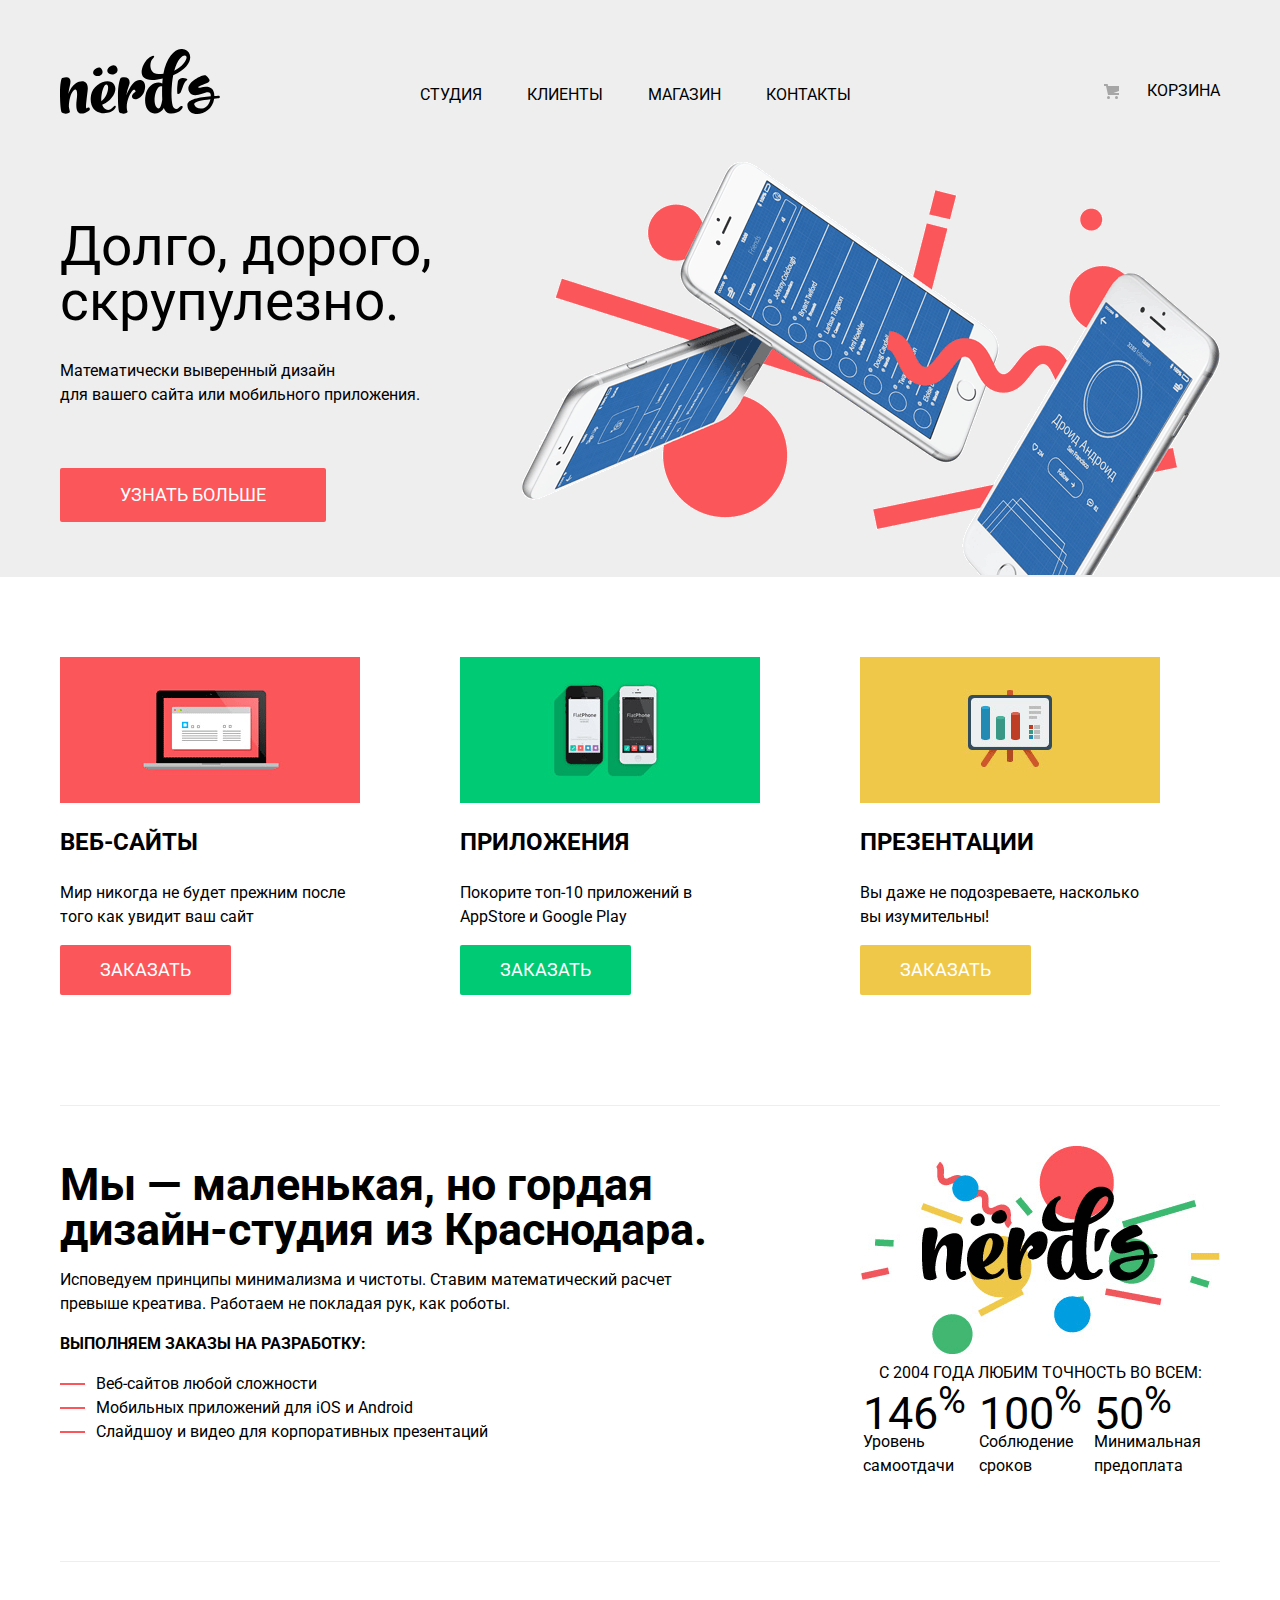
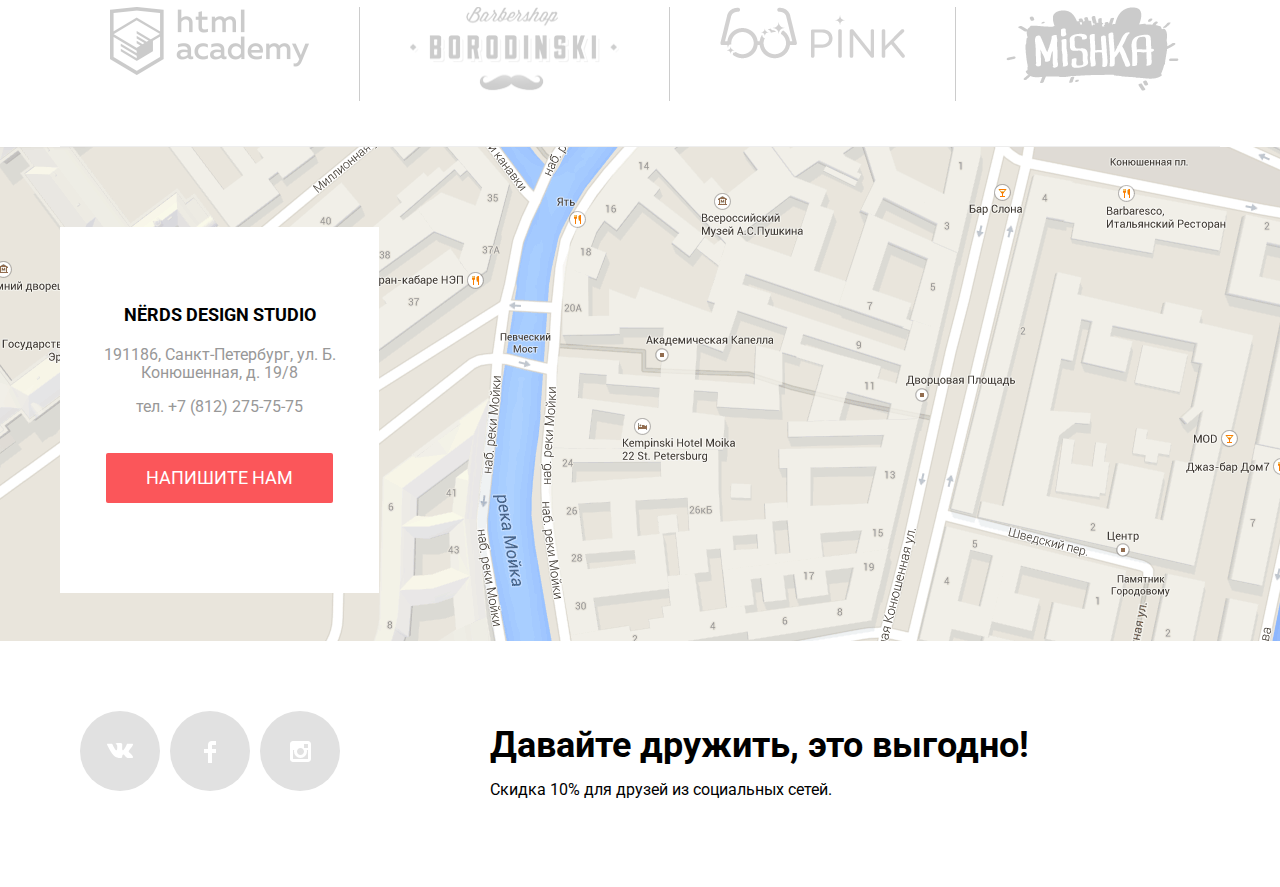
<file: index.html>
<!DOCTYPE html>
<html lang="ru">
<head>
    <meta charset="UTF-8">
    <title>HTML Academy: Нёрдс</title>
    <link href="https://fonts.googleapis.com/css?family=Roboto:400,500&amp;subset=cyrillic" rel="stylesheet">
    <link href="css/style.css" rel="stylesheet">
</head>
<body>
<!--Шапка сайта-->
<header class="main-header">
    <nav class="main-navigation container">
    <a class="main-logo">
      <img src="img/nerds-logo.svg" width="160" height="65" alt="Нердс">
    </a>
  <ul class="navigation-list">
    <li><a href="#">Студия</a></li>
    <li><a href="#">Клиенты</a></li>
    <li><a href="catalog.html">Магазин</a></li>
    <li><a href="#">Контакты</a></li>
  </ul>
  <a href="#" class="cart-link">
    <svg xmlns="http://www.w3.org/2000/svg" width="15" height="15" viewBox="0 0 15 15"><circle fill="#a6a6a6" cx="4.5" cy="13.5" r="1.5"/><circle fill="#a6a6a6" cx="12.5" cy="13.5" r="1.5"/><path fill="#a6a6a6" d="M15 2H4.07l-.422-2H0v2h2.031l1.985 9H15V9H9.441L15 6.951z"/></svg>
    Корзина
  </a>
</nav>
</header>
  <main>
    <h1 class="visually-hidden">Дизайн-студия Нердс</h1>

      <!--Слайдер-->
        <section class="slider">
            <div class="container">
              <!--
              <div class="">
                <label for="btn-1"></label>
                <label for="btn-2"></label>
                <label for="btn-3"></label>
              </div>
              <-->
          <h2 class="visually-hidden">Преимущества</h2>
          <ul  class="slider-items">
            <li class="slider-item slider-item-1">
              <p class="slider-title">Долго, дорого,
              <br>
              скрупулезно.
              </p>
              <p class="slider-caption">Математически выверенный дизайн
                <br>
                для вашего сайта или мобильного приложения.
              </p>
              <a href="#" class="button">Узнать больше</a>
            </li>
<!--
            <li class="slider-item slider-item-2">
                <p class="slider-title">
                  Любим математику как никто другой
                </p>
              <p class="slider-caption">Никакого креатива, только математические формулы
                для расчета идеальных пропорций.
              </p>
              <a href="#" class="button">Узнать больше</a>
            </li>
            <li class="slider-item slider-item-3">
                <p class="slider-title">Только ночь,
                   <br>
                  только хардкор
                </p>
              <p class="slider-caption">
                Работать днем, как все? Мы против этого.
                Ближе к полуночи работа только начинается.
              </p>
              <a href="#" class="button">Узнать больше</a>
            </li>
-->
          </ul>
    </div>
</section>
      <!--Верстка контейнера-->
    <div class="container">
        <section class="services">
          <h2 class="visually-hidden">Список услуг</h2>
          <ul class="services-list">
            <li class="services-item">
              <section class="proposal">
                <h3>Веб-сайты</h3>
                <p>Мир никогда не будет прежним после того как увидит ваш сайт</p>
                <a href="#" class="button">Заказать</a>
              </section>
            </li>
            <li class="services-item">
              <section class="proposal-2">
                <h3>Приложения</h3>
                <p>Покорите топ-10 приложений в AppStore и Google Play</p>
                <a href="#" class="button button-green">Заказать</a>
              </section>
            </li>
            <li class="services-item">
              <section class="proposal-3">
                <h3>Презентации</h3>
                <p>Вы даже не подозреваете,
                насколько вы изумительны!</p>
                <a href="#" class="button button-yellow">Заказать</a>
              </section>
            </li>
          </ul>
        </section>
    </div>
        <!--Верстка второго контейнера-->
    <div class="container">
      <section class="description">
        <div class="slogan">
         <p>
           <b class="studio">Мы — маленькая, но гордая
            дизайн-студия из Краснодара.</b>
          </p>
          <p>
            Исповедуем принципы минимализма и чистоты. Ставим математический расчет
            превыше креатива. Работаем не покладая рук, как роботы.
          </p>
          <p>
            <b class="orders">Выполняем заказы на разработку:</b>
          </p>
          <ul class="styled-marker-list">
            <li>Веб-сайтов любой сложности</li>
            <li>Мобильных приложений для iOS и Android</li>
            <li>Слайдшоу и видео для корпоративных презентаций</li>
          </ul>
          </div>
          <div class="advantages">
          <img src="img/nerds.png" width="360" height="208" alt="Логотип Нердс">
          <table class="statistics">
            <caption class="orders">с 2004 года Любим точность во всем:</caption>
            <tr>
              <td class="interest">146<sup>%</sup></td>
              <td class="interest">100<sup>%</sup></td>
              <td class="interest">50<sup>%</sup></td>
            </tr>
            <tr>
              <td>Уровень
              самоотдачи</td>
              <td>Соблюдение
              сроков</td>
              <td>Минимальная
              предоплата</td>
            </tr>
          </table>
        </div>
      </section>
    </div>
<!--Верстка третьего контейнера-->
  <div class="container">
    <section class="clients">
      <h2 class="visually-hidden">Наши клиенты</h2>
      <ul class="clients-list">
        <li class="clients-item">
          <a href="#">
            <img src="img/academy.png" width="199" height="68" alt="Академия">
          </a>
        </li>
        <li class="clients-item">
          <a href="#">
            <img src="img/borodinski.png" width="209" height="87" alt="Бородинский">
          </a>
        </li>
        <li class="clients-item">
          <a href="#">
            <img src="img/pink.png" width="185" height="52" alt="Пинк">
          </a>
        </li>
        <li class="clients-item">
          <a href="#">
          <img src="img/mishka.png" width="173" height="84" alt="Мишка">
          </a>
        </li>
      </ul>
    </section>
  </div>
  </main>

  <footer class="main-footer">
    <section class="map">
    <div class="container">
      <div class="footer-contacts">
        <div class="contact-information">
          <p>
            <b class="block-contact">NЁRDS DESIGN STUDIO</b>
          </p>
          <p class="address-contact">191186, Санкт-Петербург,
            ул. Б. Конюшенная, д. 19/8
          </p>
          <p class="address-contact">тел. +7 (812) 275-75-75</p>
        </div>
          <a href="#" class="button">Напишите нам</a>
      </div>
    </div>
    </section>
      <div class="container">
        <div class="footer">
          <ul class="footer-social">
            <li>
              <a href="social-button">
                <span class="visually-hidden">Вконтакте</span>
                <svg xmlns="http://www.w3.org/2000/svg" width="26" height="15"><path fill="#FFF" d="M16.138 11.51c.956-.309 2.18 2.04 3.483 2.939.978.681 1.727.534 1.727.534l3.473-.05s1.815-.112.957-1.554c-.071-.12-.503-1.069-2.585-3.022-2.177-2.043-1.882-1.712.739-5.244 1.597-2.153 2.236-3.468 2.036-4.028-.192-.539-1.365-.399-1.365-.399L20.69.713c-.381.001-.704.119-.851.515-.003.004-.621 1.666-1.445 3.079-1.741 2.989-2.436 3.148-2.724 2.961-.661-.433-.494-1.737-.494-2.664 0-2.897.432-4.105-.846-4.417-.427-.104-.739-.172-1.828-.182-1.392-.021-2.574 0-3.244.329-.445.223-.786.712-.579.74.26.035.843.16 1.155.586.401.552.389 1.789.389 1.789s.229 3.411-.54 3.834c-.528.29-1.25-.302-2.803-3.016-.793-1.388-1.392-2.922-1.392-2.922s-.116-.285-.326-.441c-.25-.185-.6-.244-.6-.244L.848.684S.29.7.085.946c-.182.218-.015.668-.015.668s2.909 6.881 6.203 10.347c3.02 3.182 6.452 2.971 6.452 2.971h1.555s.469-.054.709-.312c.224-.24.214-.691.214-.691s-.031-2.109.935-2.419z"/></svg>
              </a>
            </li>
            <li>
              <a href="social-button">
                <span class="visually-hidden">Фейсбук</span>
                <svg xmlns="http://www.w3.org/2000/svg" width="12" height="22"><path fill="#FFF" d="M12 4V0H8a4 4 0 0 0-4 4v4H0v4h4v10h4V12h4V8H8V4h4z"/></svg>
              </a>
            </li>
            <li>
              <a href="social-button">
                <span class="visually-hidden">Инстаграмм</span>
                <svg xmlns="http://www.w3.org/2000/svg" width="21" height="21"><path fill="#FFF" d="M18 0H3C1.35 0 0 1.35 0 3v15c0 1.65 1.35 3 3 3h15c1.65 0 3-1.35 3-3V3c0-1.65-1.35-3-3-3zm-7.5 7c1.93 0 3.5 1.57 3.5 3.5S12.43 14 10.5 14 7 12.43 7 10.5 8.57 7 10.5 7zM18 18H3V9h1.181A6.504 6.504 0 0 0 4 10.5a6.5 6.5 0 1 0 13 0 6.45 6.45 0 0 0-.181-1.5H18v9zm0-11h-4V3h4v4z"/></svg>
              </a>
            </li>
          </ul>
          <div class="discount">
            <p>
              <b class="cooperation">Давайте дружить, это выгодно!</b>
            </p>
            <p class="discount">
              Скидка 10% для друзей из социальных сетей.
            </p>
        </div>
        </div>
      </div>
    </footer>
  </body>
</html>
<!--Модальное окно
<form class="modal-window">
     <div class="requisite">
     <b class="write-we">Напишите нам</b>
     <a class="shut">
       <svg xmlns="http://www.w3.org/2000/svg" width="21" height="21"><path fill="#FB565A" d="M13.328 10.5l7.371-7.371a1.003 1.003 0 0 0 0-1.414L19.285.3a1.003 1.003 0 0 0-1.414 0L10.5 7.672 3.129.301a1.003 1.003 0 0 0-1.414 0L.301 1.715a1.003 1.003 0 0 0 0 1.414L7.672 10.5.301 17.871a1.003 1.003 0 0 0 0 1.414l1.415 1.414a1.003 1.003 0 0 0 1.414 0l7.371-7.371 7.371 7.371a1.003 1.003 0 0 0 1.414 0l1.414-1.414a1.003 1.003 0 0 0 0-1.414L13.328 10.5z"/></svg>
     </a>
   </div>
     <div class="registration">
        <p class="fill">Ваше имя:<br>
          <input name="login" placeholder="Имя Фамилия"class="field">
        </p>
        <p class="fill">Ваш e-mail:<br>
          <input name="pass" type="email" placeholder="email@example.com"class="field">
        </p>
        <p class="text-letter">Текст письма:<br>
          <textarea name="text" placeholder="В свободной форме"class="field"></textarea>
        </p>
     </div>
     <a href="#" class="button">Отправить</a>
 </form>
-->
</file>
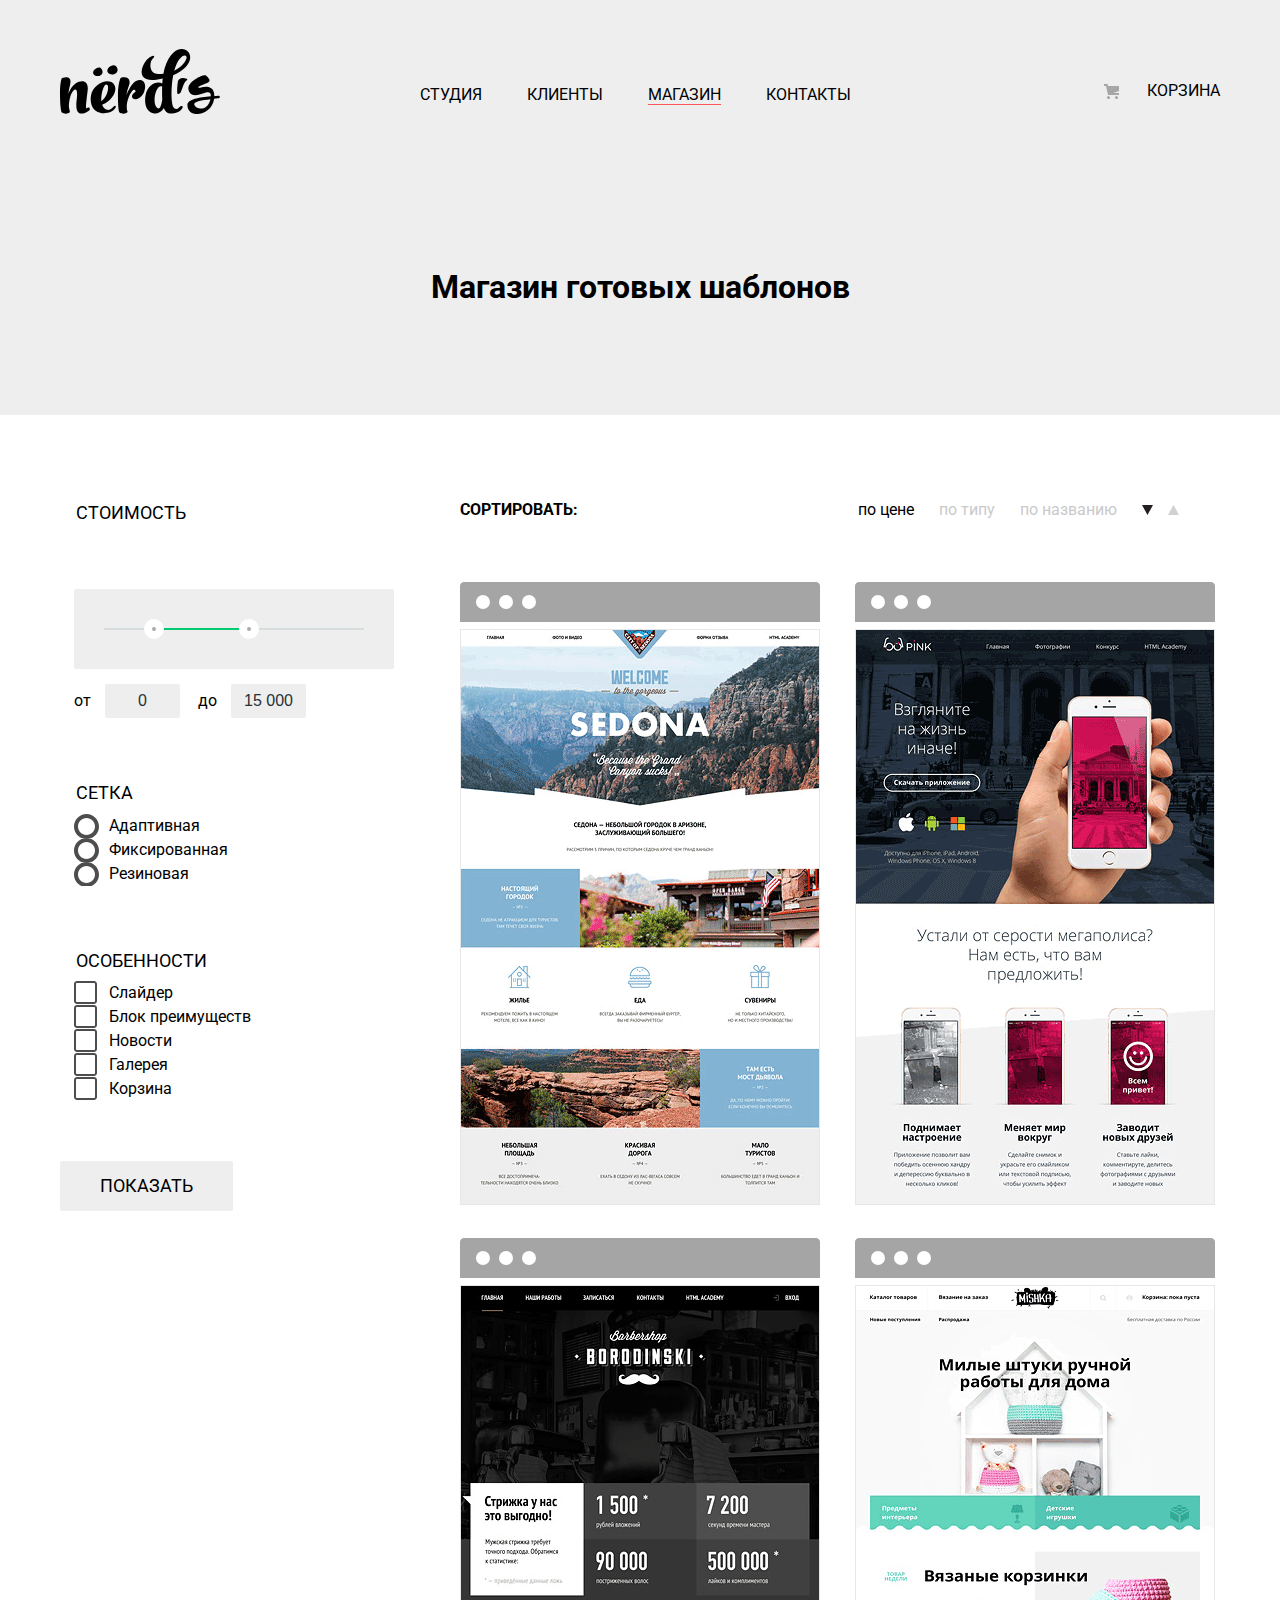
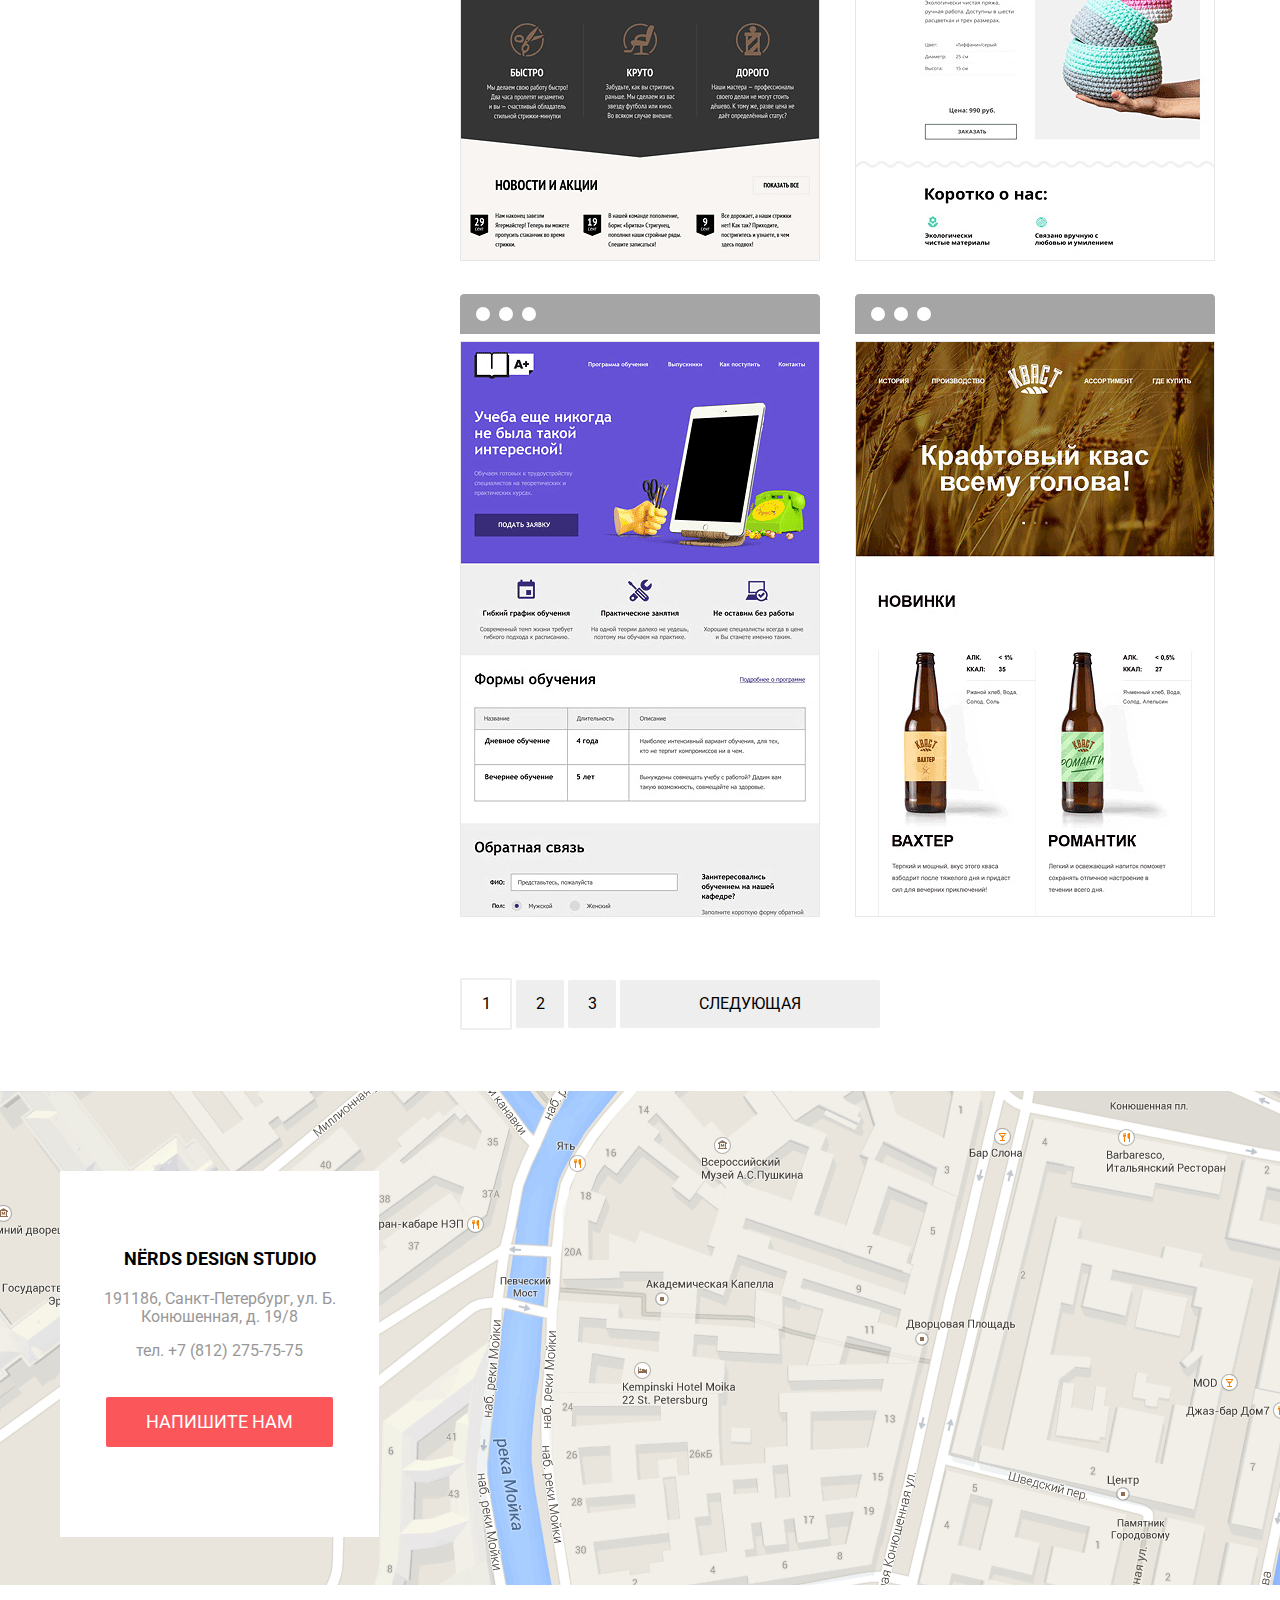
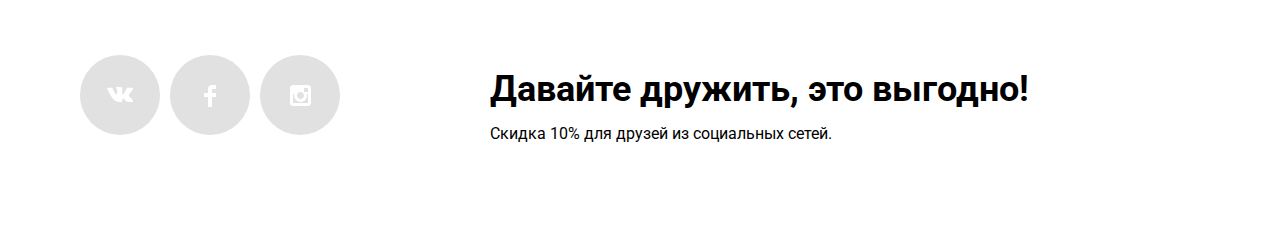
<file: catalog.html>
<!DOCTYPE html>
<html lang="ru">
  <head>
    <meta charset="UTF-8">
    <title>HTML Academy: Нёрдс</title>
    <link href="https://fonts.googleapis.com/css?family=Roboto:400,500&amp;subset=cyrillic" rel="stylesheet">
    <link href="css/style.css" rel="stylesheet">
  </head>
  <body>
<!--Шапка сайта-->
  <header class="main-header">
      <nav class="main-navigation container">
      <a class="main-logo" href="index.html">
        <img src="img/nerds-logo.svg" width="160" height="65" alt="Нердс">
      </a>
    <ul class="navigation-list">
      <li><a href="#">Студия</a></li>
      <li><a href="#">Клиенты</a></li>
      <li><a href="catalog.html" class="active">Магазин</a></li>
      <li><a href="#">Контакты</a></li>
    </ul>
    <a href="#" class="cart-link">
      <svg xmlns="http://www.w3.org/2000/svg" width="15" height="15" viewBox="0 0 15 15"><circle fill="#a6a6a6" cx="4.5" cy="13.5" r="1.5"/><circle fill="#a6a6a6" cx="12.5" cy="13.5" r="1.5"/><path fill="#a6a6a6" d="M15 2H4.07l-.422-2H0v2h2.031l1.985 9H15V9H9.441L15 6.951z"/></svg>
      Корзина
    </a>
  </nav>
  </header>
<!--Контейнер-->

    <h1 class="shop-templates">Магазин готовых шаблонов</h1>
    <main class="service-container container">
      <form class="filter" method="get" action="https://echo.htmlacademy.ru">
      <fieldset class="filter-fieldset">
        <legend class="worth"> Стоимость</legend>
          <div class="range-controls">
            <div class="scale">
            <div style="margin-left:50px;width:100px;" class="bar">
            </div>
            </div>
            <div class="toggle min-toggle"></div>
            <div class="toggle max-toggle"></div>
          </div>
          <div class="price-controls">
              от <input class="min-price" type="text" value="0">
              до <input class="max-price" type="text" value="15 000">
          </div>
      </fieldset>
      <fieldset class="filter-fieldset">
        <legend>Сетка</legend>
          <ul>
            <li class="radio">
              <input id="grid-adaptive" type="radio" name="grid" value="adaptive" checked>
              <label for="grid-adaptive">Адаптивная</label>
            </li>
            <li class="radio">
              <input id="grid-fixed" type="radio" name="grid" value="fixed">
              <label for="grid-fixed">Фиксированная</label>
            </li>
            <li class="radio">
              <input id="grid-strech" type="radio" name="grid" value="strech">
              <label for="grid-strech">Резиновая</label>
            </li>
          </ul>
        </fieldset>
        <fieldset class="filter-fieldset">
          <legend>Особенности</legend>
            <ul>
              <li class="checkbox">
                <input type="checkbox" name="peculiar" id="slider">
                <label for="slider">Слайдер</label>
              </li>
              <li class="checkbox">
                <input type="checkbox" name="peculiar" id="advantages">
                <label for="advantages">Блок преимуществ</label>
              </li>
              <li class="checkbox">
                <input type="checkbox" name="peculiar" id="current">
                <label for="current">Новости</label>
              </li>
              <li class="checkbox">
                <input  type="checkbox" name="peculiar" id="passage">
                <label for="passage">Галерея</label>
              </li>
              <li class="checkbox">
                <input type="checkbox" name="peculiar" id="basket">
                <label for="basket">Корзина</label>
              </li>
            </ul>
        </fieldset>
        <button type="submit" class="button button-gray">Показать</button>
        </form>
        <div class="catalogue">
         <div class="choice">
             <b>Сортировать:</b>
             <ul class="sort">
             <li>
               <a href="#" class="active">по цене</a>
             </li>
             <li>
               <a href="#">по типу</a>
             </li>
             <li>
               <a href="#">по названию</a>
             </li>
             <li class="increase-decrease active">
               <a href="#" class="visually-hidden">по возрастанию</a>
               <svg xmlns="http://www.w3.org/2000/svg" width="11" height="10"><path fill="#231F20" d="M5.5 10L0 0h11"/></svg>
             </li>
             <li class="increase-decrease">
             <a href="#" class="visually-hidden">по убыванию</a>
             <svg xmlns="http://www.w3.org/2000/svg" width="11" height="10"><path fill="#231F20" d="M5.5 0L0 10h11z"/></svg>
             </li>
           </ul>
       </div>

<!--Каталог товаров-->

      <ul class="catalog-list">
        <li class="catalog-item">
          <article class="product">
            <svg xmlns="http://www.w3.org/2000/svg" width="360" height="40"><path fill="#4D4D4D" d="M356 0H4C1.8 0 0 1.8 0 4v36h360V4c0-2.2-1.8-4-4-4zM22.991 27a7 7 0 1 1 0-14 7 7 0 0 1 0 14zm23.011 0a7 7 0 1 1 0-14 7 7 0 0 1 0 14zm23.011 0a7 7 0 1 1 0-14 7 7 0 0 1 0 14z"/></svg>
            <img src="img/sedona.png" width="360" height="576" alt="Седона">
              <div class="price">
                <h3>
                <a href="#">Седона</a>
                </h3>
                <p>Какое-то описание</p>
                <a  href="#" class="button">9900 руб.</a>
              </div>
          </article>
        </li>
        <li class="catalog-item">
          <article class="product">
            <svg xmlns="http://www.w3.org/2000/svg" width="360" height="40"><path fill="#4D4D4D" d="M356 0H4C1.8 0 0 1.8 0 4v36h360V4c0-2.2-1.8-4-4-4zM22.991 27a7 7 0 1 1 0-14 7 7 0 0 1 0 14zm23.011 0a7 7 0 1 1 0-14 7 7 0 0 1 0 14zm23.011 0a7 7 0 1 1 0-14 7 7 0 0 1 0 14z"/></svg>
            <img src="img/phone.png" width="360" height="576" alt="Фон">
              <div class="price">
                <h3>
                  <a href="#">Пинк</a>
                </h3>
                <p>Какое-то описание</p>
                <a  href="#" class="button">9900 руб.</a>
              </div>
          </article>
        </li>
        <li class="catalog-item">
          <article class="product">
            <svg xmlns="http://www.w3.org/2000/svg" width="360" height="40"><path fill="#4D4D4D" d="M356 0H4C1.8 0 0 1.8 0 4v36h360V4c0-2.2-1.8-4-4-4zM22.991 27a7 7 0 1 1 0-14 7 7 0 0 1 0 14zm23.011 0a7 7 0 1 1 0-14 7 7 0 0 1 0 14zm23.011 0a7 7 0 1 1 0-14 7 7 0 0 1 0 14z"/></svg>
            <img src="img/borod.png" width="360" height="576" alt="Бородинский">
              <div class="price">
                <h3>
                  <a href="#">Бородинский</a>
                </h3>
                <p>Какое-то описание</p>
                <a  href="#" class="button">9900 руб.</a>
              </div>
          </article>
        </li>
        <li class="catalog-item">
          <article class="product">
            <svg xmlns="http://www.w3.org/2000/svg" width="360" height="40"><path fill="#4D4D4D" d="M356 0H4C1.8 0 0 1.8 0 4v36h360V4c0-2.2-1.8-4-4-4zM22.991 27a7 7 0 1 1 0-14 7 7 0 0 1 0 14zm23.011 0a7 7 0 1 1 0-14 7 7 0 0 1 0 14zm23.011 0a7 7 0 1 1 0-14 7 7 0 0 1 0 14z"/></svg>
            <img src="img/mish.png" width="360" height="576" alt="Мишка">
              <div class="price">
                <h3>
                  <a href="#">Игрушки</a>
                </h3>
                <p>Какое-то описание</p>
                <a href="#" class="button">9900 руб.</a>
              </div>
          </article>
        </li>
        <li class="catalog-item">
          <article class="product">
            <svg xmlns="http://www.w3.org/2000/svg" width="360" height="40"><path fill="#4D4D4D" d="M356 0H4C1.8 0 0 1.8 0 4v36h360V4c0-2.2-1.8-4-4-4zM22.991 27a7 7 0 1 1 0-14 7 7 0 0 1 0 14zm23.011 0a7 7 0 1 1 0-14 7 7 0 0 1 0 14zm23.011 0a7 7 0 1 1 0-14 7 7 0 0 1 0 14z"/></svg>
            <img src="img/study.png" width="360" height="576" alt="Обучение">
              <div class="price">
                <h3>
                  <a href="#">Обучение</a>
                </h3>
                <p>Какое-то описание</p>
                <a href="#" class="button">9900 руб.</a>
              </div>
          </article>
        </li>
        <li class="catalog-item">
          <article class="product">
            <svg xmlns="http://www.w3.org/2000/svg" width="360" height="40"><path fill="#4D4D4D" d="M356 0H4C1.8 0 0 1.8 0 4v36h360V4c0-2.2-1.8-4-4-4zM22.991 27a7 7 0 1 1 0-14 7 7 0 0 1 0 14zm23.011 0a7 7 0 1 1 0-14 7 7 0 0 1 0 14zm23.011 0a7 7 0 1 1 0-14 7 7 0 0 1 0 14z"/></svg>
            <img src="img/kvass.png" width="360" height="576" alt="Квас">
              <div class="price">
                <h3>
                  <a href="#">Квас</a>
                </h3>
                <p>Какое-то описание</p>
                <a href="#" class="button">9900 руб.</a>
              </div>
          </article>
        </li>
      </ul>
      <nav class="pagination">
        <a href="#" class="active">1</a>
        <a href="#">2</a>
        <a href="#">3</a>
        <a href="#" class="next">Следующая</a>
      </nav>
    </div>
  </main>

  <footer class="main-footer">
    <section class="map">
    <div class="container">
      <div class="footer-contacts">
        <div class="contact-information">
          <p>
            <b class="block-contact">NЁRDS DESIGN STUDIO</b>
          </p>
          <p class="address-contact">191186, Санкт-Петербург,
            ул. Б. Конюшенная, д. 19/8
          </p>
          <p class="address-contact">тел. +7 (812) 275-75-75</p>
        </div>
          <a href="#" class="button">Напишите нам</a>
      </div>
    </div>
    </section>
      <div class="container">
        <div class="footer">
          <ul class="footer-social">
            <li>
              <a href="social-button">
                <span class="visually-hidden">Вконтакте</span>
                <svg xmlns="http://www.w3.org/2000/svg" width="26" height="15"><path fill="#FFF" d="M16.138 11.51c.956-.309 2.18 2.04 3.483 2.939.978.681 1.727.534 1.727.534l3.473-.05s1.815-.112.957-1.554c-.071-.12-.503-1.069-2.585-3.022-2.177-2.043-1.882-1.712.739-5.244 1.597-2.153 2.236-3.468 2.036-4.028-.192-.539-1.365-.399-1.365-.399L20.69.713c-.381.001-.704.119-.851.515-.003.004-.621 1.666-1.445 3.079-1.741 2.989-2.436 3.148-2.724 2.961-.661-.433-.494-1.737-.494-2.664 0-2.897.432-4.105-.846-4.417-.427-.104-.739-.172-1.828-.182-1.392-.021-2.574 0-3.244.329-.445.223-.786.712-.579.74.26.035.843.16 1.155.586.401.552.389 1.789.389 1.789s.229 3.411-.54 3.834c-.528.29-1.25-.302-2.803-3.016-.793-1.388-1.392-2.922-1.392-2.922s-.116-.285-.326-.441c-.25-.185-.6-.244-.6-.244L.848.684S.29.7.085.946c-.182.218-.015.668-.015.668s2.909 6.881 6.203 10.347c3.02 3.182 6.452 2.971 6.452 2.971h1.555s.469-.054.709-.312c.224-.24.214-.691.214-.691s-.031-2.109.935-2.419z"/></svg>
              </a>
            </li>
            <li>
              <a href="social-button">
                <span class="visually-hidden">Фейсбук</span>
                <svg xmlns="http://www.w3.org/2000/svg" width="12" height="22"><path fill="#FFF" d="M12 4V0H8a4 4 0 0 0-4 4v4H0v4h4v10h4V12h4V8H8V4h4z"/></svg>
              </a>
            </li>
            <li>
              <a href="social-button">
                <span class="visually-hidden">Инстаграмм</span>
                <svg xmlns="http://www.w3.org/2000/svg" width="21" height="21"><path fill="#FFF" d="M18 0H3C1.35 0 0 1.35 0 3v15c0 1.65 1.35 3 3 3h15c1.65 0 3-1.35 3-3V3c0-1.65-1.35-3-3-3zm-7.5 7c1.93 0 3.5 1.57 3.5 3.5S12.43 14 10.5 14 7 12.43 7 10.5 8.57 7 10.5 7zM18 18H3V9h1.181A6.504 6.504 0 0 0 4 10.5a6.5 6.5 0 1 0 13 0 6.45 6.45 0 0 0-.181-1.5H18v9zm0-11h-4V3h4v4z"/></svg>
              </a>
            </li>
          </ul>
          <div class="discount">
            <p>
              <b class="cooperation">Давайте дружить, это выгодно!</b>
            </p>
            <p class="discount">
              Скидка 10% для друзей из социальных сетей.
            </p>
        </div>
        </div>
      </div>
    </footer>
</body>
</html>
</file>
<file: css/style.css>
.container {
  margin-right: auto;
  margin-left: auto;
  width: 1160px;
}
body {
  margin: 0;
  min-width: 1200px;

  font-family: "Roboto", Arial, sans-serif;
  font-size: 16px;
  line-height: 24px;
  color: #000000;
  background-color: #ffffff;
}
a {
  text-decoration: none;
  color:#000000;
}
ul{
  margin-top: 0;
  margin-bottom: 0;
  padding-left: 0;
  list-style: none;
}
.main-header{
background-color: #eeeeee;
}
.main-navigation{
display: flex;
align-items:flex-start;
padding-top: 49px;
padding-bottom: 36px;
}
.navigation-list{
 text-transform: uppercase;
 display: flex;
 align-items:baseline;
 padding-left: 45px;
 margin-top: 31px;
}
.main-logo{
margin-right: 155px;
}
.navigation-list li{
 margin-right: 45px;
}
.navigation-list li:last-child{
margin-right: 0px;
}
.cart-link{
  margin-left: auto;
  position:relative;
  padding-top: 27px;
}
.cart-link svg {
  position: absolute;
  right:101px;
  bottom:7px;
}

/*Логотип наведение*/
.main-logo:hover{
  opacity: 0.8;
}
.main-logo:active{
  opacity: 0.3;
}
/*Логотип окончание*/


/*Меню наведение*/
.navigation-list a:hover{
color:#fb565a;
}
.navigation-list a:active{
color:#bdbdbd;
}
.main-navigation .active{
border-bottom: 1px solid #fb565a;
}
/*Корзина наведение*/
.main-navigation .cart-link{
text-transform: uppercase;
}
.main-navigation .cart-link:hover{
color:#fb565a;
}
.main-navigation .cart-link:focus{
color:#bdbdbd;
}
.main-navigation .cart-link:active{
color:#000000;
}
.main-navigation{
  line-height:30px;
  font-style: medium;
}
/*Корзина - окончание*/


/*Магазин готовых шаблонов*/
.shop-templates{
  display: block;
  padding-bottom: 116px;
  padding-top: 115px;
  margin-top: 0;
  background-color: #eeeeee;
  text-align: center;
}
/*Окончание - Магазин готовых шаблонов*/


.slide b {
  font-size: 55px;
  font-style: medium;
  line-height:55px;
}



/*Формы*/
.service-container {
  display: flex;
}
.filter{
  width: 260px;
  padding-right: 140px;
  margin-top: 62px;
}
.catalogue{
  width: 760px;
  margin-top: 62px;
}
.catalog-list{
  display: flex;
  flex-wrap: wrap;
}
.catalog-list li {
  margin-right: 30px;
  margin-bottom: 33px;
  width: 365px;
}
.catalog-list li:nth-child(2n+2) {
  margin-right: 0;
}
.filter-fieldset legend{
  width: 260px;
  font-size: 18px;
  font-style: bold;
  line-height: 30px;
  font-style: bold;
  text-transform: uppercase;
  list-style: none;
}
.filter-fieldset {
  border:0;
  padding-bottom: 60px;
}
/*Окончание формы*/

.visually-hidden:not(:focus):not(:active) {
  position: absolute;

  width: 1px;
  height: 1px;
  margin: -1px;
  border: 0;
  padding: 0;

  white-space: nowrap;

  clip-path: inset(100%);
  clip: rect(0 0 0 0);
  overflow: hidden;
}
/*Кнопки*/
.button{
  display: inline-flex;
  font-family:"Roboto", Arial, sans-serif;
  font-size: 18px;
  line-height: 18px;
  margin: 0;
  border: 0;
  padding-top: 16px;
  padding-bottom: 16px;
  padding-left: 40px;
  padding-right: 40px;
  border-radius: 2px;
  background-color: #fb565a;
  color:#ffffff;
  text-transform: uppercase;
}
.button:hover{
  background-color: #e74246;
}
.button:active{
  background-color: #d7373b;
  color: #e48789;
  box-shadow: inset 0 3px 0 0 #c13135;
}
/*Зеленая кнопка*/
.button.button-green {
  background-color: #00ca74;
}
.button.button-green:hover{
  background-color: #00bc6c;
}
.button.button-green:active{
  background-color: #00aa62;
  color:#74c69c;
  box-shadow: inset 0 3px 0 0 #009958;
}
/*Желтая кнопка*/
.button.button-yellow {
  background-color: #efc84a;
}
.button.button-yellow:hover{
  background-color: #eab534;
}
.button.button-yellow:active{
  background-color: #e5a722;
  color: #ebbc6a;
  box-shadow: inset 0 3px 0 0 #ce961f;
}
/*Серая кнопка*/
.button.button-gray{
  background-color: #eeeeee;
  color:#000000;
}
.button.button-gray:hover{
  background-color: #dfdfdf;
}
.button.button-gray:active{
  background-color: #d5d5d5;
  color:#bfbfbf;
  box-shadow: inset 0 3px 0 0 #bfbfbf;
}
/*Кнопки-окончание*/

/*Верстка контейнера*/
.services-list{
  display: flex;
  border-bottom: 1px solid #eeeeee;
  padding-bottom: 80px;
  margin-top: 80px;
}
.services-item{
  width: 300px;
  margin-right: 100px;
}
.services-item:last-child{
  margin-right: 0px;
}
.proposal{
  background-image: url(../img/red.png);
  background-repeat: no-repeat;
  padding-top: 146px;
  padding-bottom: 30px;
}
.proposal-2{
  background-image: url(../img/green.png);
  background-repeat: no-repeat;
  padding-top: 146px;
  padding-bottom: 30px;
}
.proposal-3{
  background-image: url(../img/amber.png);
  background-repeat: no-repeat;
  padding-top: 146px;
  padding-bottom: 30px;
}
.proposal h3,
.proposal-2 h3,
.proposal-3 h3{
  font-size: 24px;
  font-style: bold;
  line-height:30px;
  text-transform: uppercase;
}
/*Верстка второго контейнера*/
.slogan{
  width:660px;
}
.advantages{
  width:360px;
}
.description{
  display: flex;
  justify-content: space-between;
  border-bottom: 1px solid #eeeeee;
  margin-top: 40px;
  padding-bottom: 80px;
}
.studio{
  font-size: 45px;
  line-height: 45px;
  font-style: medium;
}
.orders{
  font-size: 16px;
  line-height: 24px;
  font-style: bold;
  text-transform: uppercase;
}
.interest{
  font-size: 45px;
  line-height: 10,06px;
  font-style: bold;
}
.styled-marker-list li::before {
  content: " ";
  background: #fb565a;
  width: 25px;
  height: 2px;
  float: left;
  margin-right: 11px;
  margin-top: 11px;
}
.slogan{
 width: 660px;
}


/*Верстка третьего контейнера*/
.clients{
  padding-top: 45px;
  border-bottom: 1px solid #eeeeee;
  padding-bottom: 45px;
}
.clients-list{
display: flex;
}
.clients-item{
  width: 25%;
}
.clients-item{
  border-right: 1px solid #cccccc;
  padding-right: 50px;
  margin-left:50px;
}
.clients-item:last-child{
  border-right: none;
}
/*Карта*/
.map{
padding-top: 80px;
background-image: url(../img/map.png);
min-height: 414px;
}
/*Блок с контактами*/
.footer-contacts{
width: 319px;
height: 309px;
background-color: #ffffff;
text-align: center;
padding-top: 57px;
}
.block-contact{
  font-size: 18px;
  line-height: 30px;
  font-style: bold;
}
.address-contact{
  font-size: 16px;
  line-height: 18px;
  font-style: regular;
  color: #989898;
}
.contact-information{
  margin-bottom: 37px;
}
.footer{
  display: flex;
  padding-top: 70px;
  padding-bottom: 70px;
  margin-left: 20px;
}
.footer-social{
  display: flex;
  margin-right: 140px;
}
.footer-social li{
  margin-right: 10px;
}
.cooperation{
  font-size: 36px;
  line-height: 36px;
  font-style: bold;
}
.discount{
  font-size: 16px;
  line-height: 22px;
  font-style: regular;
}
/*svg при наведении курсора*/
/*Социальные кнопки*/

.footer-social li{
width: 80px;
height: 80px;
background: #e1e1e1;
border-radius: 50%;
}
.footer-social a{
  text-align: center;
  display: block;
  padding-top:30px;
}
.footer-social li:hover{
  background: #e74246;
}
.footer-social li:active{
  background: #d7373b;
  color:#e37376;
}
/*Логотип*/
.main-logo:hover{
  color: #000000;
}
.main-logo:hover path{
  fill: #303030;
}
.main-logo:active path{
  fill: #a6a6a6;
}
/*png-картинки*/

.clients-list a{
  opacity:0.2;
}
.clients-list a:hover{
  opacity: 1;
}
.clients-list a:active{
  opacity: 0.1;
}
/*Слайдер*/
.slider{
background-color: #eeeeee;
}
.slider-item{
min-height: 413px;
padding-top: 4px;
}
.slider-item.slider-item-1{
background-image: url(../img/sl1.png);
background-repeat: no-repeat;
background-position: right;
}

.slider-item.slider-item-2{
  background-image: url(../img/sl2.png);
  background-repeat: no-repeat;
  background-position: right;
}
.slider-item.slider-item-3{
  background-image: url(../img/sl3.png);
  background-repeat: no-repeat;
  background-position: right;
}

.slider-title{
font-size: 55px;
line-height: 55px;
font-style: medium;
max-width: 520px;
min-width: 415px;
margin-bottom: 30px;
}
.slider-item .button{
margin-top: 45px;
padding-left: 60px;
padding-right: 60px;
padding-top: 18px;
padding-bottom: 18px;
}
.slider-caption{
  max-width: 520px;
  min-width: 415px;
}
/*Окончание слайдера*/

/*Ползунки*/
.range-filter{
    padding-top:10px;
    width:240px;
    margin:auto;
    margin-bottom:10px;
}
.range-controls{
    position:relative;
    width: 260px;
    height: 80px;
    margin-bottom:15px;
    padding:0 30px;
    background:#eeeeee;
    border-radius:2px;
    overflow:hidden;
}
.scale{
    margin-top:39px;
    height:2px;
    background:#d7dcde;
}
.bar{
    height:2px;
    background:#00ca74;
}
.toggle{
    position:absolute;
    top:30px;
    left:30px;
    width:4px;
    height:4px;
    border:8px solid white;
    background:#ababab;
    cursor:pointer;
    border-radius:50%;
}
.toggle.min-toggle{
    left:70px;
}
.toggle.max-toggle{
    left:165px;
}
.min-price, .max-price{
    width:55px;
    padding:8px 10px;
    margin-left:10px;
    border:none;
    background:#eeeeee;
    font-size:16px;
    font-family:"Tahoma", sans-serif;
    text-align:center;
    color:#283136;
    border-radius:2px;

}
.min-price{
    margin-right:14px;
}

/*Ползунки окончание*/

.checkbox,
.radio {
  position: relative;
  padding-left: 35px;
}

.checkbox input,
.radio input {
  overflow: hidden;
  position: absolute;
  margin: -1px;
  padding: 0;
  width: 1px;
  height: 1px;
  border: 0;
  clip-path: inset(100%);
  clip: rect(0 0 0 0);
}

.checkbox label,
.radio label {
  font-size: 16px;
  line-height: 20px;
}

/* Состояние покоя */
.checkbox {
  background-image: url('../img/checkbox-off.svg');
  background-repeat: no-repeat;
}
.radio {
  background-image: url('../img/radio-off.svg');
  background-repeat: no-repeat;
}
.checkbox,
.radio {
  position: relative;
  padding-left: 35px;
}

.checkbox input,
.radio input {
  overflow: hidden;
  position: absolute;
  margin: -1px;
  padding: 0;
  width: 1px;
  height: 1px;
  border: 0;
  clip-path: inset(100%);
  clip: rect(0 0 0 0);
}

.checkbox label,
.radio label {
  font-size: 16px;
  line-height: 20px;
}

/* Состояние покоя */
.checkbox label::before,
.radio label::before {
  content: '';
  position: absolute;
  top: 50%;
  left: 0;
  background-image: url('https://monosnap.com/file/rqRXSTcYDYa6MoNqmOfB87TuIjC4P7.png');
  transform: translateY(-50%);
  opacity: 0.4;
}

.checkbox label::before {
  width: 27px;
  height: 23px;
  background-position: -2px -0px;
}

.radio label::before {
  width: 25px;
  height: 25px;
  background-position: -2px -50px;
}

/* Состояние выбранного */
.checkbox input:checked + label::before {
  background-position: -2px -25px;
}

.radio input:checked + label::before {
  background-position: -2px -77px;
}

/* Состояние наведения */
.checkbox label:hover::before,
.radio label:hover::before {
  opacity: 1;
}

/* Состояние заблокированного */
.checkbox input:disabled + label::before,
.radio input:disabled + label::before {
  opacity: 0.1;
}

/*Каталог*/
/*Модальное окно*/
.modal-window{
  width: 960px;
  height: 590px;
  border: 1px solid #000;
  display: none;
}
.modal-window .write-we{
  font-size: 45px;
  line-height:45px;
  font-style: medium;
  margin-right: 440px;
}
.requisite{
  margin-left: 100px;
  margin-top: 73px;
}
.registration{
  display: flex;
  flex-wrap: wrap;
  margin-top: 50px;
  margin-left: 60px;
}
.modal-window .button{
  margin-left: 100px;
  margin-top: 48px;
}
.text-letter {
  font-size: 16px;
  line-height:18px;
  font-style: bold;
  padding-left: 40px;
  width: 765px;
  height: 116px;
}
.text-letter .field{
  width: 765px;
  height: 116px;
}
.text-letter .field:hover{
  color:#b1b1b1;
}
.text-letter .field:focus{
  color:#000000;
  border: 1px solid #000000;
}
.text-letter .field:invalid{
  color:#e74246;
  border: 1px solid #e74246;
}
.fill{
  font-size: 16px;
  line-height:18px;
  font-style: bold;
  padding-left: 40px;
}

.fill .field{
  color:#d7dcde;
  width: 360px;
  height: 49px;
}
.fill .field:hover{
  color:#b1b1b1;
}
.fill .field:focus{
  color:#000000;
  border: 1px solid #000000;
}
.fill .field:invalid{
  color:#e74246;
  border: 1px solid #e74246;
}
.shut svg{
  opacity:0.3;
}
.shut svg:hover{
  opacity:1;
}
.shut svg:active{
  opacity:0.1;
}
/*Окончание модального окна*/

/*Каталог*/
.product{
  position: relative;
}
.product img{
  float:left;
}
.product svg{
opacity:0.5;
}
.catalog-item:hover .product svg{
opacity:1;
}
.price{
width: 360px;
height: 230px;
position:absolute;
margin-top: 270px;
text-align: center;
background-color: #eeeeee;
padding-top: 35px;
padding-bottom: 43px;
display: none;
text-transform: uppercase;
}
.catalog-item:hover .price{
display: block;
}

/*Сортировка*/
.choice{
  display: flex;
  padding-bottom: 60px;
}
.sort{
  display: flex;
}
.sort a{
  color: #cacaca;
  padding-right: 25px;
}
.sort a:hover{
  color: #8d8d8d;
}
.sort a:active{
  color: #000000;
}
.sort .active{
  color: #000000;
}
.choice b{
  text-transform: uppercase;
  margin-right: 280px;
}
.increase-decrease{
  padding-right: 15px;
  opacity:0.2;
}
.increase-decrease:hover{
  opacity:0.5;
}
.increase-decrease:active{
  opacity:1;
}
.increase-decrease.active{
  opacity:1;
}
/*Окончание сортировки*/

/*Пагинация страниц*/
.pagination a{
  display: inline-block;
  font-size: 16px;
  line-height: 48px;
  font-style: medium;
  width: 48px;
  height: 48px;
  text-align: center;
  vertical-align: middle;
  margin-top: 28px;
  margin-bottom: 61px;
  border-radius: 2px;
  background-color: #eeeeee;
}
.pagination a:hover{
  background-color: #dfdfdf;
}
.pagination a:active{
  border-top: 2px solid #bfbfbf;
  color:#bfbfbf;
  background-color: #d5d5d5;
}
.pagination .active{
  border: 2px solid #eeeeee;
  border-radius: 2px;
  background-color: #ffffff;
}
.pagination .next{
  width: 260px;
  text-transform: uppercase;
}
/*Окончание пагинации страниц*/
.worth{
  padding-bottom: 55px;
}
</file>
